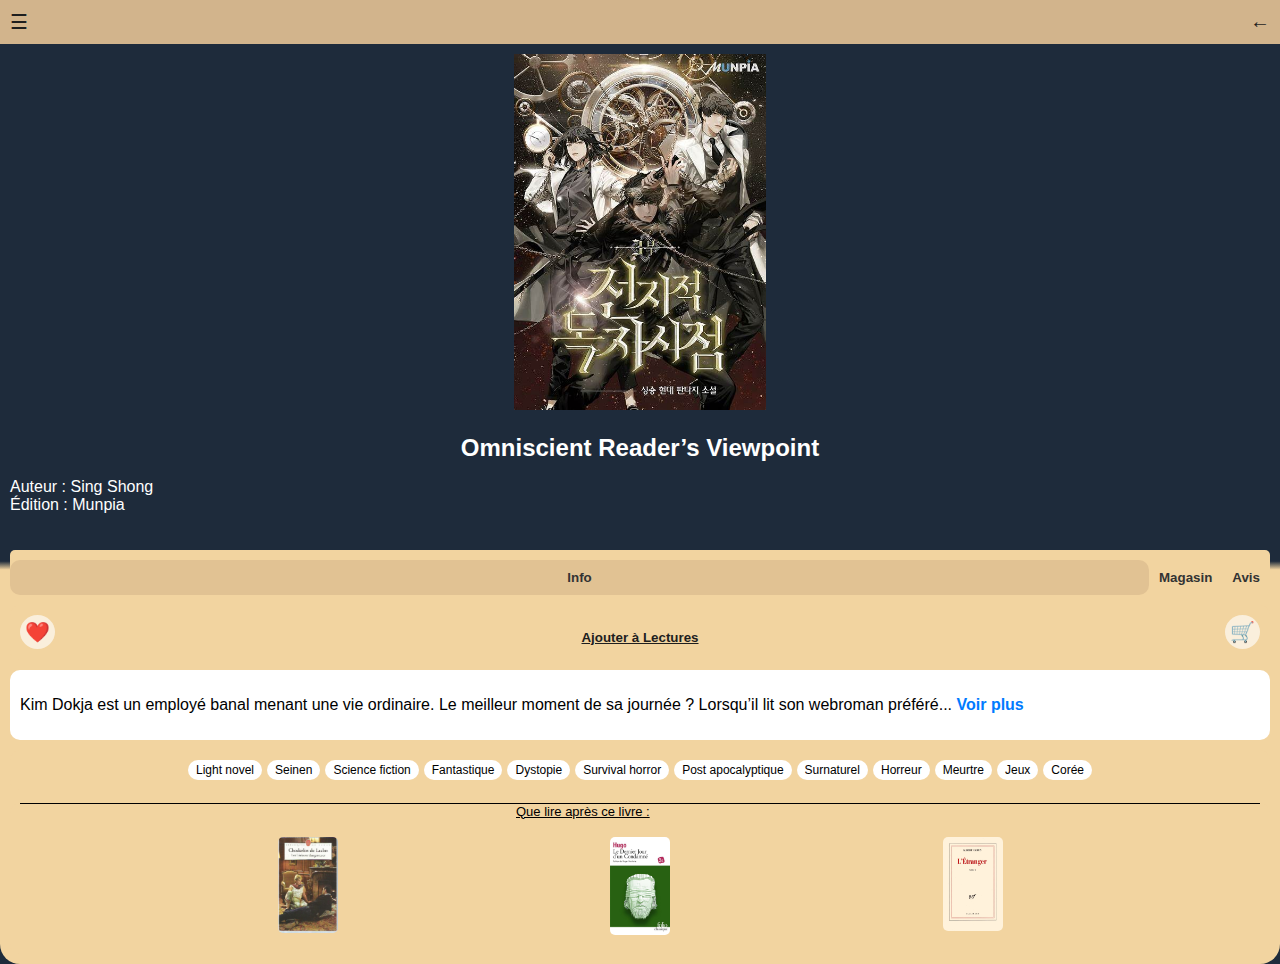
<file: info.html>
<!DOCTYPE html>
<html lang="fr">
<head>
  <meta charset="UTF-8" />
  <meta name="viewport" content="width=device-width, initial-scale=1" />
  <title>Détail du livre</title>
  <link rel="stylesheet" href="../style/style.css" />
</head>
<body>

  <div class="header">
    <div>
      <ol id="menu">
        <li class="depli">&#9776;
          <ul>
            <li><a href="../html/home.html">Accueil</a></li>
            <li><a href="#">Panier</a></li>
            <li><a href="#">Support</a></li>
            <li><a href="#">Aide</a></li>
          </ul>
        </li>
      </ol>
    </div>
    <div class="retour" onclick="history.back()">←</div>
  </div>

  <div class="presentation">
    <img id="cover" src="../img/OIP.jpeg" class="cover" alt="Couverture du livre" />
    <h2 class="titre-livre" id="titre">Titre du livre</h2>
    <p id="info-auteur">Auteur : <span></span><br>Édition : <span></span></p>
  </div>

  <div class="container">
    <div class="onglets">
      <button class="active">Info</button>
      <a href="./magasin.html"><button class="inactive">Magasin</button></a>
      <a href="./avis.html"><button class="inactive">Avis</button></a>
    </div>

    <div class="actions">
      <span class="icon">❤️</span>
      <button class="add">Ajouter à Lectures</button>
      <span class="icon">🛒</span>
    </div>

    <div class="resume">
      <p id="resume-text">
        Résumé non disponible. <span id="toggle">Voir plus</span>
      </p>
    </div>

    <div class="tags" id="tags">
      <!-- Tags dynamiques -->
    </div>

      <div class="reco-section">
  <p>Que lire après ce livre :</p>
  <div class="reco-row" id="reco-row">
    <img id="reco1" src="" alt="Recommandation 1" />
    <img id="reco2" src="" alt="Recommandation 2" />
    <img id="reco3" src="" alt="Recommandation 3" />
  </div>
</div>

  <script>
    const livres = [
      {
        titre: "Omniscient Reader’s Viewpoint",
        auteur: "Sing Shong",
        edition: "Munpia",
        resumeCourt: "Kim Dokja est un employé banal menant une vie ordinaire. Le meilleur moment de sa journée ? Lorsqu’il lit son webroman préféré... <span id='toggle'>Voir plus</span>",
        resumeLong: "Kim Dokja est un employé banal menant une vie ordinaire. Le meilleur moment de sa journée ? Lorsqu’il lit son webroman préféré, dont il est le seul et unique lecteur. Mais alors qu’il en découvre l’ultime chapitre, l’apocalypse s’abat sur le monde... <span id='toggle'>Voir moins</span>",
        cover: "../img/OIP.jpeg",
        tags: ["Light novel", "Seinen", "Science fiction", "Fantastique", "Dystopie", "Survival horror", "Post apocalyptique", "Surnaturel", "Horreur", "Meurtre", "Jeux", "Corée"]
      },
      {
        titre: "Solo Leveling",
        auteur: "Chu-Gong",
        edition: "D&C Media",
        resumeCourt: "Sung Jin-Woo est le plus faible des chasseurs... <span id='toggle'>Voir plus</span>",
        resumeLong: "Sung Jin-Woo est le plus faible des chasseurs. Mais après avoir survécu à un donjon double, il gagne un pouvoir mystérieux : il peut évoluer sans limite... <span id='toggle'>Voir moins</span>",
        cover: "../img/SL_ln.jpg",
        tags: ["Action", "Fantasy", "Dungeon", "Chasseur", "Manhwa"]
      },
      {
        titre: "Le Petit Prince",
        auteur: "Antoine de Saint-Exupéry",
        edition: "Éditions Gallimard",
        resumeCourt: "Un aviateur perdu dans le désert rencontre un petit prince venu d’une autre planète... <span id='toggle'>Voir plus</span>",
        resumeLong: "Un aviateur perdu dans le désert rencontre un petit prince venu d’une autre planète. À travers leurs échanges, ils explorent l’innocence, la sagesse et l’essence de l’humanité... <span id='toggle'>Voir moins</span>",
        cover: "../img/LPP.jpeg",
        tags: ["Classique", "Philosophie", "Conte", "Enfance", "Poésie"]
      },
      {
        titre: "1984",
        auteur: "George Orwell",
        edition: "Secker & Warburg",
        resumeCourt: "Dans une société totalitaire où Big Brother surveille tout, Winston Smith tente de résister... <span id='toggle'>Voir plus</span>",
        resumeLong: "Dans une société totalitaire où Big Brother surveille tout, Winston Smith tente de résister au régime oppressif. Un récit prophétique sur la surveillance et la liberté... <span id='toggle'>Voir moins</span>",
        cover: "../img/1984.jpeg",
        tags: ["Dystopie", "Politique", "Classique", "Science-fiction"]
      },
      {
        titre: "La chartreuse de Parme ",
        auteur: "Stendhal",
        edition: "Bibliothèque précieuse",
        resumeCourt: "La Chartreuse de Parme de Stendhal raconte l'histoire de Fabrice del Dongo, un jeune noble italien qui s'engage dans l'armée napoléonienne... <span id='toggle'>Voir plus</span>",
        resumeLong: "La Chartreuse de Parme de Stendhal raconte l'histoire de Fabrice del Dongo, un jeune noble italien qui s'engage dans l'armée napoléonienne. Après avoir survécu à la bataille de Waterloo, il se retrouve emprisonné et impliqué dans des intrigues politiques et des aventures amoureuses. Le roman explore ses luttes personnelles et ses aspirations dans un contexte historique tumultueux. Parallèlement, le personnage de Gina, la sœur de la marquise, apporte une atmosphère de tranquillité au château après le décès de son mari, influençant ainsi la dynamique des personnages... <span id='toggle'>Voir moins</span>",
        cover: "../img/ST.jpeg",
        tags: ["Littérature française", "Roman classique", "Roman d'apprentissage", "Aventure", "Noblesse", "Amour", "Politique", "Italie"]
      },
      {
        titre: "Lord of Mysteries",
        auteur: "Cuttlefish That Loves Diving",
        edition: "Webnovel",
        resumeCourt: "Dans un monde steampunk teinté d'horreur cosmique, Klein Moretti, un jeune homme ordinaire, se retrouve plongé dans une réalité occulte pleine de dieux, de rituels et de secrets. En...<span id='toggle'>Voir plus</span>",
        resumeLong:"Dans un monde steampunk teinté d'horreur cosmique, Klein Moretti, un jeune homme ordinaire, se retrouve plongé dans une réalité occulte pleine de dieux, de rituels et de secrets. En devenant un Beyonder, il explore des forces mystiques tiut en affrontant de puissantes organisations secrètes... <span id='toggle'>Voir moins</span>",
        cover:"../img/LoM_ln.jpeg",
        tags: ["Fantasy sombre", "Horreur cosmique", "Surnaturel", "Steampunk", "Monde alternatif","Psychologie", "Dieux", "Enquête","Organisation secrète"],
      },
      {
        titre :"The Nubula's Civilization",
        auteur: "Morning Star LL",
        edition: "Webnovel",
        resumeCourt:"Un jeune homme obtient la capacité de construire et guider une civilisation entière dans un autre monde, à partir de rien, comme dans un jeu de stratégie...<span id='toggle'>Voir plus</span>",
        resumeLong: "Un jeune homme obtient la capacité de construire et guider une civilisation entière dans un autre monde, à partir de rien, comme dans un jeu de stratégie. Entre développement technologique, conquêtes galactiques et luttes entre civilisations, il devient le Dieu d'un empire en expansion... <span id='toggle'>Voir moins</span>",
        cover:"../img/NC_ln.jpeg",
        tags: ["Isekai", "IA", "Stratégie", "Science-fiction", "Dieu créateur", "Guerre spatiale", "Philosophie"],
      },
      {
        titre: "Le Dernier Jour d’un Condamné",
        auteur: "Victor Hugo",
        edition: "Folio classique",
        resumeCourt: "Dans ce court roman engagé, Victor Hugo donne la parole à un homme condamné à mort... <span id='toggle'>Voir plus</span>",
        resumeLong: "Dans ce court roman engagé, Victor Hugo donne la parole à un homme condamné à mort. À travers son journal, il partage ses peurs, ses souvenirs et ses réflexions sur l’injustice de la peine capitale. Un plaidoyer poignant contre la peine de mort. <span id='toggle'>Voir moins</span>",
        cover: "../img/Le-Dernier-Jour-d-un-Condamne.jpg",
        tags: ["Classique", "Drame", "Philosophie", "Justice", "Condamnation", "Peur", "Monologue intérieur", "Engagement", "France", "Victor Hugo"]
      },
      {
        titre: "Influence et Manipulation",
        auteur: "Robert Cialdini",
        edition: "Pocket",
        resumeCourt: "Un livre de psychologie sociale incontournable pour comprendre les mécanismes de l’influence... <span id='toggle'>Voir plus</span>",
        resumeLong: "Un livre de psychologie sociale incontournable pour comprendre les mécanismes de l’influence. Robert Cialdini y expose six principes fondamentaux qui régissent nos comportements lorsqu’on cherche à nous persuader : réciprocité, rareté, autorité, engagement, sympathie et preuve sociale. <span id='toggle'>Voir moins</span>",
        cover: "../img/infl-et-manip.jpeg",
        tags: ["Essai", "Psychologie", "Développement personnel", "Manipulation", "Communication", "Sociologie", "Comportement humain", "Persuasion", "Science", "Éthique"]
      },
      {
        titre: "Jane Eyre",
        auteur: "Charlotte Brontë",
        edition: "Le Livre de Poche",
        resumeCourt: "Orpheline maltraitée, Jane Eyre devient gouvernante et découvre l’amour dans un manoir mystérieux... <span id='toggle'>Voir plus</span>",
        resumeLong: "Orpheline maltraitée, Jane Eyre devient gouvernante et découvre l’amour dans un manoir mystérieux. Entre passion, secrets enfouis et quête d’indépendance, ce roman emblématique du XIXe siècle allie féminisme, romantisme et gothisme avec intensité. <span id='toggle'>Voir moins</span>",
        cover: "../img/Jane-Eyre.jpg",
        tags: ["Roman", "Classique", "Romance", "Féminisme", "Angleterre", "XIXe siècle", "Gothique", "Mystère", "Orpheline", "Amour", "Identité"]
      },
      {
        titre: "Les Misérables",
        auteur: "Victor Hugo",
        edition: "Gallimard",
        resumeCourt: "L'épopée de Jean Valjean, ancien forçat, en quête de rédemption dans une France en mutation... <span id='toggle'>Voir plus</span>",
        resumeLong: "L'épopée de Jean Valjean, ancien forçat, en quête de rédemption dans une France en mutation. À travers des personnages inoubliables, Victor Hugo dépeint les injustices sociales et les espoirs d'une société plus équitable... <span id='toggle'>Voir moins</span>",
        cover: "../img/miserables.webp",
        tags: ["Classique", "Victor Hugo", "Justice sociale", "XIXe siècle", "France"]
      },
      {
        titre: "Tintin au Tibet",
        auteur: "Hergé",
        edition: "Casterman",
        resumeCourt: "Tintin part à la recherche de son ami Tchang, disparu dans les montagnes de l'Himalaya... <span id='toggle'>Voir plus</span>",
        resumeLong: "Tintin part à la recherche de son ami Tchang, disparu dans les montagnes de l'Himalaya. Accompagné de son fidèle Milou, il affronte les dangers du Tibet et découvre la légende du yéti... <span id='toggle'>Voir moins</span>",
        cover: "../img/Tintin_au_tibet.webp",
        tags: ["Bande dessinée", "Aventure", "Himalaya", "Amitié", "Mystère"]
      },
      {
        titre: "Astérix le Gaulois",
        auteur: "René Goscinny et Albert Uderzo",
        edition: "Éditions Albert René",
        resumeCourt: "Dans un petit village gaulois, Astérix et Obélix résistent à l'envahisseur romain avec humour et potion magique... <span id='toggle'>Voir plus</span>",
        resumeLong: "Dans un petit village gaulois, Astérix et Obélix résistent à l'envahisseur romain avec humour et potion magique. Cette première aventure pose les bases d'une série emblématique de la bande dessinée franco-belge... <span id='toggle'>Voir moins</span>",
        cover: "../img/asterix_gaulois.jpeg",
        tags: ["Bande dessinée", "Humour", "Historique", "Gaulois", "Romans"]
     },
      {
        titre: "Le Comte de Monte-Cristo",
        auteur: "Alexandre Dumas",
        edition: "Le Livre de Poche",
        resumeCourt: "Edmond Dantès, trahi et emprisonné, s'évade et devient le mystérieux Comte de Monte-Cristo pour se venger... <span id='toggle'>Voir plus</span>",
        resumeLong: "Edmond Dantès, trahi et emprisonné, s'évade et devient le mystérieux Comte de Monte-Cristo pour se venger. Ce roman d'aventure explore la justice, la trahison et la rédemption dans la France du XIXe siècle... <span id='toggle'>Voir moins</span>",
        cover: "../img/monte_cristo.jpg",
        tags: ["Classique", "Aventure", "Vengeance", "XIXe siècle", "France"]
      },
      {
        titre: "L'Étranger",
        auteur: "Albert Camus",
        edition: "Gallimard",
        resumeCourt: "Meursault, un homme indifférent au monde, commet un meurtre et fait face à l'absurdité de la justice... <span id='toggle'>Voir plus</span>",
        resumeLong: "Meursault, un homme indifférent au monde, commet un meurtre et fait face à l'absurdité de la justice. Ce roman emblématique de l'existentialisme explore l'absurde et la condition humaine... <span id='toggle'>Voir moins</span>",
        cover: "../img/etranger.webp",
        tags: ["Classique", "Philosophie", "Existentialisme", "Absurde", "Justice"]
      },
      {
        titre: "Les Liaisons dangereuses",
        auteur: "Choderlos de Laclos",
        edition: "Le livre de poche",
        resumeCourt: "Une correspondance manipulatrice entre la marquise de Merteuil et le vicomte de Valmont dans l'aristocratie française... <span id='toggle'>Voir plus</span>",
        resumeLong: "Une correspondance manipulatrice entre la marquise de Merteuil et le vicomte de Valmont dans l'aristocratie française. Ce roman épistolaire dévoile les intrigues et les jeux de pouvoir de l'Ancien Régime... <span id='toggle'>Voir moins</span>",
        cover: "../img/liaisons_dangereuses.jpg",
        tags: ["Classique", "Roman épistolaire", "Manipulation", "XVIIIe siècle", "France"]
      }

    ];

    const params = new URLSearchParams(window.location.search);
    const id = parseInt(params.get("id"));
    const livre = livres[(id >= 0 && id < livres.length) ? id : 0];

    document.getElementById("titre").textContent = livre.titre;
    document.getElementById("info-auteur").innerHTML = `Auteur : <span>${livre.auteur}</span><br>Édition : <span>${livre.edition}</span>`;
    document.getElementById("resume-text").innerHTML = livre.resumeCourt;
    document.getElementById("cover").src = livre.cover;

    const tagsContainer = document.getElementById("tags");
    tagsContainer.innerHTML = ""; // vide avant d'ajouter
    livre.tags.forEach(tag => {
      const span = document.createElement("span");
      span.textContent = tag;
      tagsContainer.appendChild(span);
    });

    let expanded = false;
    document.addEventListener("click", function (e) {
      if (e.target.id === "toggle") {
        expanded = !expanded;
        document.getElementById("resume-text").innerHTML = expanded ? livre.resumeLong : livre.resumeCourt;
      }
    });



    function getRandomRecommendations(currentTitle, count = 3) {
  const filtered = livres.filter(livre => livre.titre !== currentTitle);
  const shuffled = filtered.sort(() => 0.5 - Math.random());
  return shuffled.slice(0, count);
}

function afficherRecommandations(currentTitle) {
  const recommandations = getRandomRecommendations(currentTitle);
  recommandations.forEach((livre, index) => {
    const recoImg = document.getElementById(`reco${index + 1}`);
    recoImg.src = livre.cover;
    recoImg.alt = livre.titre;
    recoImg.title = livre.titre;
  });
  function getRandomRecommendations(currentId, count = 3) {
  const autresLivres = livres.filter((_, index) => index !== currentId);
  const melange = autresLivres.sort(() => Math.random() - 0.5);
  return melange.slice(0, count);
}

function afficherRecommandations(currentId) {
  const recoRow = document.getElementById("reco-row");
  const recoLivres = getRandomRecommendations(currentId);

  recoRow.innerHTML = ""; // Vider les recommandations actuelles

  recoLivres.forEach((livre, index) => {
    const lien = document.createElement("a");
    lien.href = `info.html?id=${livres.indexOf(livre)}`;
    lien.title = livre.titre;

    const img = document.createElement("img");
    img.src = livre.cover;
    img.alt = livre.titre;
    img.style.width = "60px"; // Taille réduite
    img.style.margin = "5px";
    img.style.borderRadius = "5px";

    lien.appendChild(img);
    recoRow.appendChild(lien);
  });
}

// Appelle la fonction une fois le livre actuel chargé :
afficherRecommandations(id);

}

// Exemple d’appel (remplace "Titre du livre" par le vrai titre du livre affiché)
const titreActuel = "Omniscient Reader’s Viewpoint"; // ou récupère dynamiquement le titre si possible
afficherRecommandations(titreActuel);

  </script>


</body>
</html>
</file>
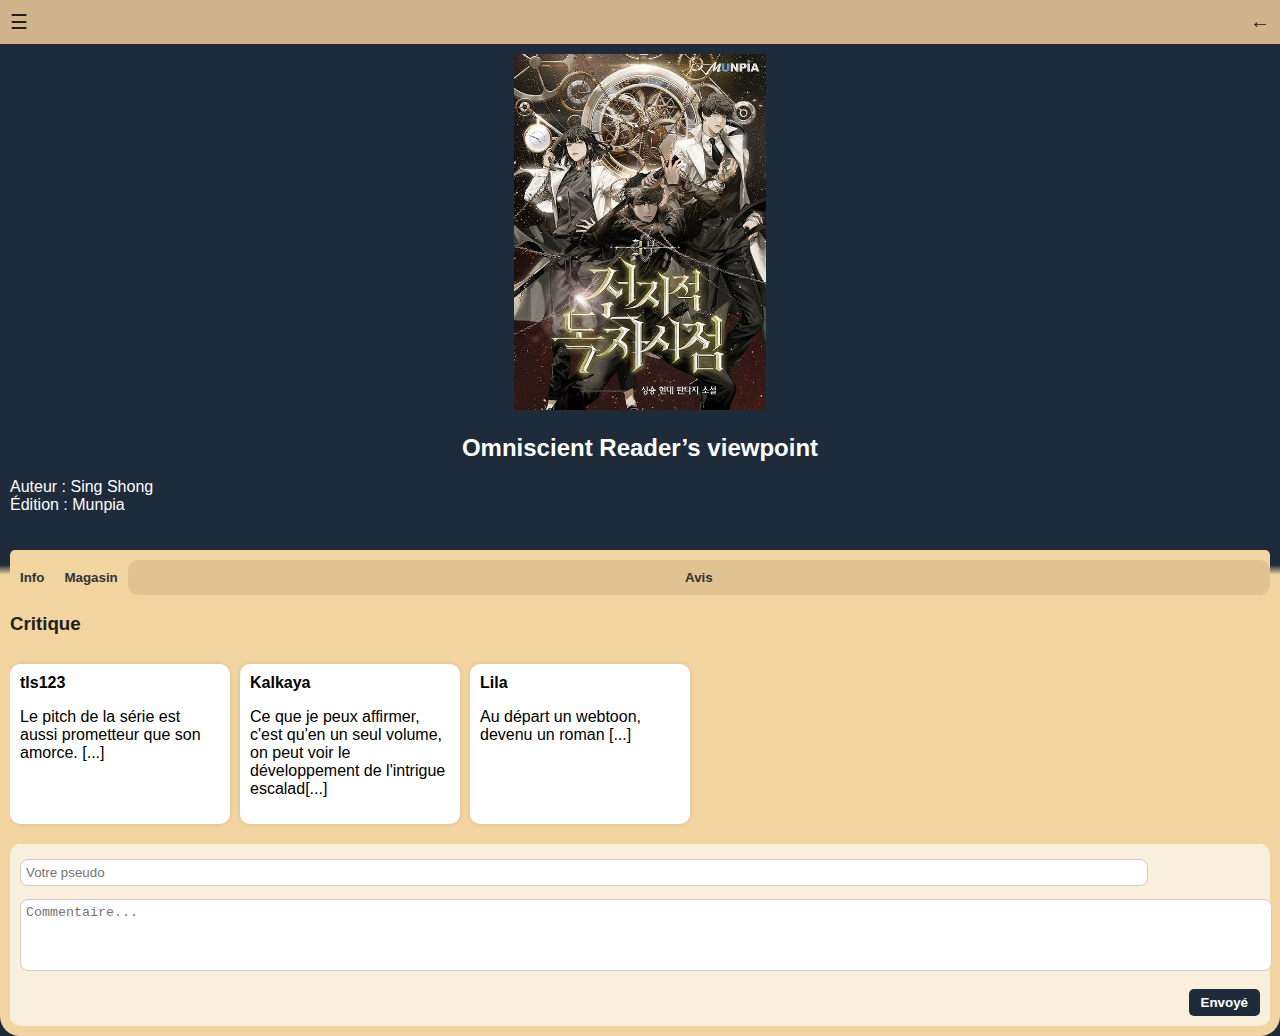
<file: html/avis.html>
<!DOCTYPE html>
<html lang="fr">
<head>
  <meta charset="UTF-8">
  <meta name="viewport" content="width=device-width, initial-scale=1">
  <title>LeBonLivre - Avis</title>
  <link rel="stylesheet" href="../style/style.css">
</head>
<body>

<div class="header">
  <div>
    <ol id="menu">
      <li class="depli">&#9776;
      <ul>
        <li><a href="../html/home.html">Accueil</a></li>
        <li><a href="../html/aide.html">Aide</a></li>
        <li><a href="../html/contact.html">Contact</a></li>
      </ul> </li>
    </ol>
  </div>
  <div class="retour" onclick="history.back()">← </div>
</div>

<div class="presentation">
    <img src="../img/OIP.jpeg" class="cover">

  <h2 class="titre-livre">Omniscient Reader’s viewpoint</h2>
  <p>Auteur : Sing Shong<br>Édition : Munpia</p>

</div>
<div class="container">

  <div class="onglets">
    <a href="./info.html"><button>Info</button></a>
    <a href="./magasin.html"><button>Magasin</button></a>
    <button class="active">Avis</button>
  </div>
  <h3>Critique</h3>
  <div class="carousel" id="carousel">
    <div class="review"><strong>tls123</strong><p>Le pitch de la série est aussi prometteur que son amorce. [...]</p></div>
    <div class="review"><strong>Kalkaya</strong><p>Ce que je peux affirmer, c'est qu'en un seul volume, on peut voir le développement de l'intrigue escalad[...]</p></div>
    <div class="review"><strong>Lila</strong><p>Au départ un webtoon, devenu un roman [...]</p></div>
  </div>

  <div class="commentaire">
    <input type="text" id="pseudo" placeholder="Votre pseudo">
    <textarea id="commentaire" placeholder="Commentaire..."></textarea>
    <button onclick="envoyerAvis()">Envoyé</button>
  </div>

</div>

<script>
function envoyerAvis() {
  const text = document.getElementById("commentaire").value.trim();
  const pseudo = document.getElementById("pseudo").value.trim() || "Anonyme";

  if (!text) return;

  const newReview = document.createElement("div");
  newReview.classList.add("review");
  newReview.innerHTML = `<strong>${pseudo}</strong><p>${text}</p>`;

  document.getElementById("carousel").appendChild(newReview);
  document.getElementById("commentaire").value = "";
  document.getElementById("pseudo").value = "";
}

</script>

</body>
</html>
</file>
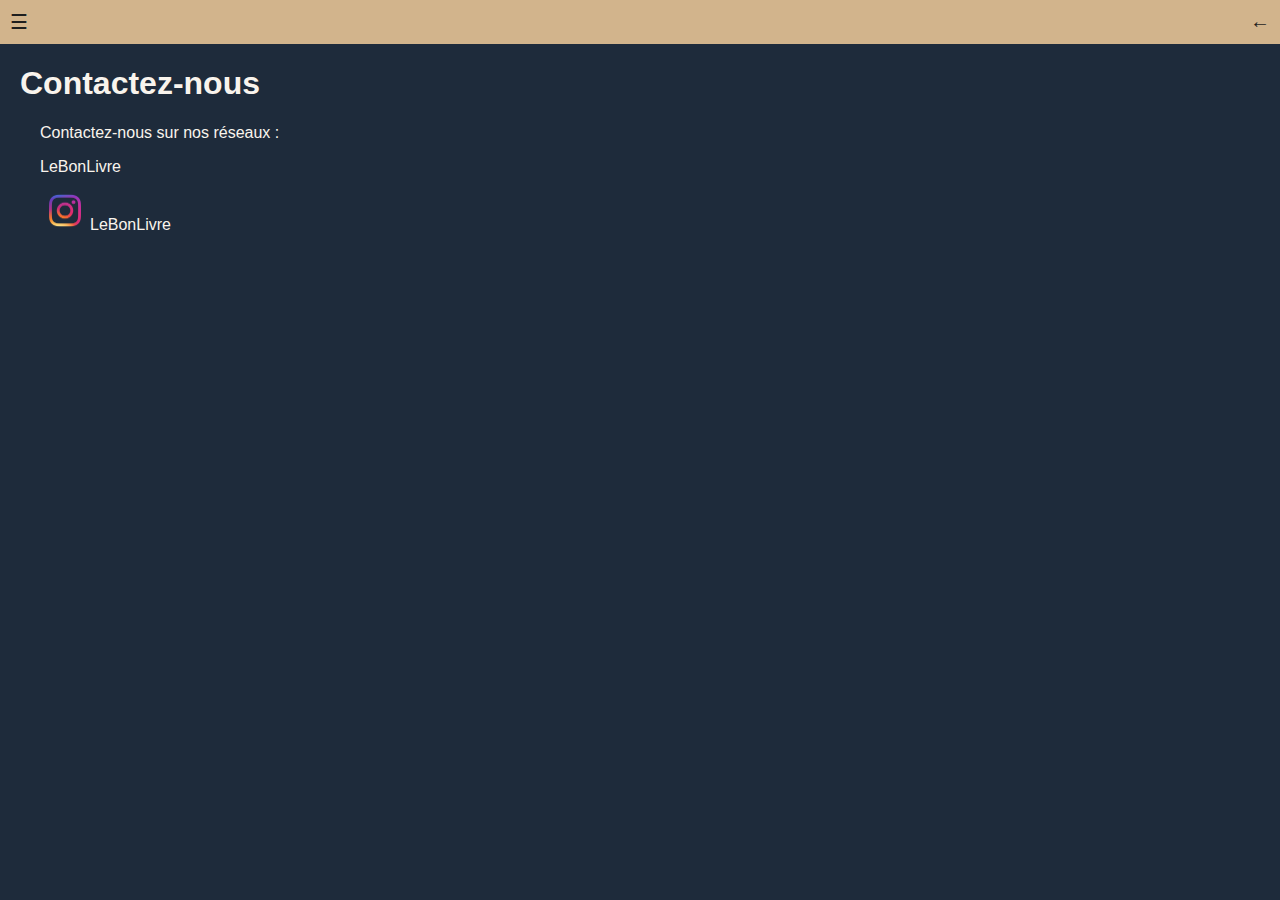
<file: html/contact.html>
<!DOCTYPE html>
<html lang="fr">
<head>
    <meta charset="UTF-8">
    <meta name="viewport" content="width=device-width, initial-scale=1">
    <title>LeBonLivre - Accueil</title>
    <link rel="stylesheet" href="../style/style.css">
</head>
<body>

    <div class="header">
        <div>
            <ol id="menu">
                <li class="depli">&#9776;
                <ul>
                    <li><a href="../html/home.html">Accueil</a></li>
                    <li><a href="../html/aide.html">Aide</a></li>
                    <li><a href="../html/contact.html">Contact</a></li>
                </ul> </li>
            </ol>
        </div>
        <div class="retour" onclick="history.back()">← </div>
    </div>

    <div class="contact">

        <h1 color="#f9f9f9">Contactez-nous</h1>

        <p class="aide">Contactez-nous sur nos réseaux :</p>
        <p class="aide">LeBonLivre</p>
        <div>
            <p class="aide"><img src="../img/insta.png"width=50>LeBonLivre</p>    
        </div>
    </div>
        
</body>
</html>
</file>
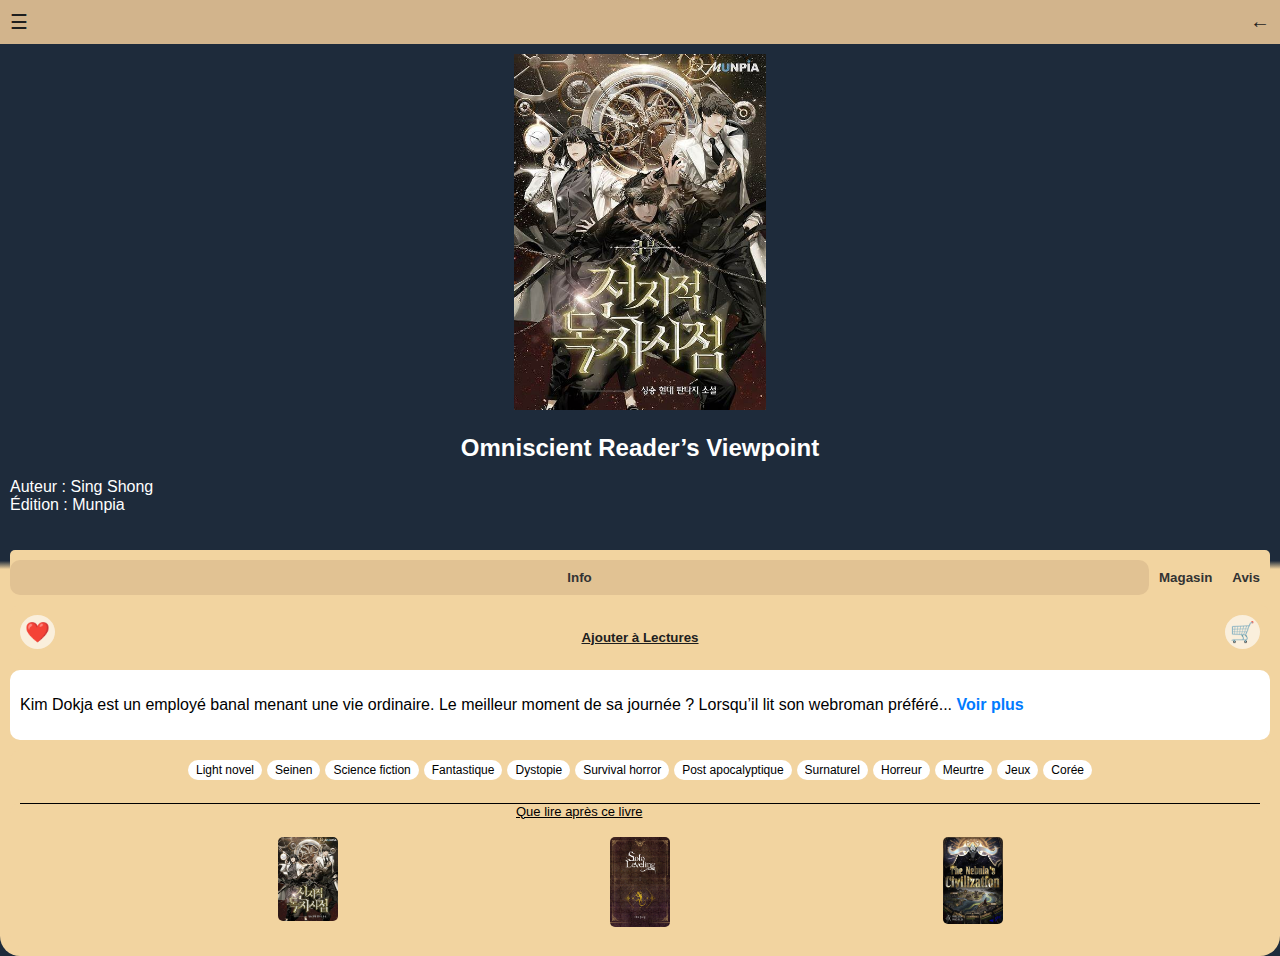
<file: html/info.html>
<!DOCTYPE html>
<html lang="fr">
<head>
  <meta charset="UTF-8" />
  <meta name="viewport" content="width=device-width, initial-scale=1" />
  <title>Détail du livre</title>
  <link rel="stylesheet" href="../style/style.css" />
</head>
<body>

  <div class="header">
    <div>
      <ol id="menu">
        <li class="depli">&#9776;
          <ul>
            <li><a href="../html/home.html">Accueil</a></li>
            <li><a href="../html/aide.html">Aide</a></li>
            <li><a href="../html/contact.html">Contact</a></li>
          </ul>
        </li>
      </ol>
    </div>
    <div class="retour" onclick="history.back()">←</div>
  </div>

  <div class="presentation">
    <img id="cover" src="../img/OIP.jpeg" class="cover" alt="Couverture du livre" />
    <h2 class="titre-livre" id="titre">Titre du livre</h2>
    <p id="info-auteur">Auteur : <span></span><br>Édition : <span></span></p>
  </div>

  <div class="container">
    <div class="onglets">
      <button class="active">Info</button>
      <a href="./magasin.html"><button class="inactive">Magasin</button></a>
      <a href="./avis.html"><button class="inactive">Avis</button></a>
    </div>

    <div class="actions">
      <span class="icon">❤️</span>
      <button class="add">Ajouter à Lectures</button>
      <span class="icon">🛒</span>
    </div>

    <div class="resume">
      <p id="resume-text">
        Résumé non disponible. <span id="toggle">Voir plus</span>
      </p>
    </div>

    <div class="tags" id="tags">
      <!-- Tags dynamiques -->
    </div>

    <div class="reco-section">
      <p>Que lire après ce livre</p>
      <div class="reco-row" id="reco-row">
        <img id="reco1" src="" alt="Recommandation 1" />
        <img id="reco2" src="" alt="Recommandation 2" />
        <img id="reco3" src="" alt="Recommandation 3" />
      </div>
    </div>
  </div>

  <script>
    const livres = [
      {
        titre: "Omniscient Reader’s Viewpoint",
        auteur: "Sing Shong",
        edition: "Munpia",
        resumeCourt: "Kim Dokja est un employé banal menant une vie ordinaire. Le meilleur moment de sa journée ? Lorsqu’il lit son webroman préféré... <span id='toggle'>Voir plus</span>",
        resumeLong: "Kim Dokja est un employé banal menant une vie ordinaire. Le meilleur moment de sa journée ? Lorsqu’il lit son webroman préféré, dont il est le seul et unique lecteur. Mais alors qu’il en découvre l’ultime chapitre, l’apocalypse s’abat sur le monde... <span id='toggle'>Voir moins</span>",
        cover: "../img/OIP.jpeg",
        tags: ["Light novel", "Seinen", "Science fiction", "Fantastique", "Dystopie", "Survival horror", "Post apocalyptique", "Surnaturel", "Horreur", "Meurtre", "Jeux", "Corée"]
      },
      {
        titre: "Solo Leveling",
        auteur: "Chu-Gong",
        edition: "D&C Media",
        resumeCourt: "Sung Jin-Woo est le plus faible des chasseurs... <span id='toggle'>Voir plus</span>",
        resumeLong: "Sung Jin-Woo est le plus faible des chasseurs. Mais après avoir survécu à un donjon double, il gagne un pouvoir mystérieux : il peut évoluer sans limite... <span id='toggle'>Voir moins</span>",
        cover: "../img/SL_ln.jpg",
        tags: ["Action", "Fantasy", "Dungeon", "Chasseur", "Manhwa"]
      },
      {
        titre: "Le Petit Prince",
        auteur: "Antoine de Saint-Exupéry",
        edition: "Éditions Gallimard",
        resumeCourt: "Un aviateur perdu dans le désert rencontre un petit prince venu d’une autre planète... <span id='toggle'>Voir plus</span>",
        resumeLong: "Un aviateur perdu dans le désert rencontre un petit prince venu d’une autre planète. À travers leurs échanges, ils explorent l’innocence, la sagesse et l’essence de l’humanité... <span id='toggle'>Voir moins</span>",
        cover: "../img/LPP.jpeg",
        tags: ["Classique", "Philosophie", "Conte", "Enfance", "Poésie"]
      },
      {
        titre: "1984",
        auteur: "George Orwell",
        edition: "Secker & Warburg",
        resumeCourt: "Dans une société totalitaire où Big Brother surveille tout, Winston Smith tente de résister... <span id='toggle'>Voir plus</span>",
        resumeLong: "Dans une société totalitaire où Big Brother surveille tout, Winston Smith tente de résister au régime oppressif. Un récit prophétique sur la surveillance et la liberté... <span id='toggle'>Voir moins</span>",
        cover: "../img/1984.jpeg",
        tags: ["Dystopie", "Politique", "Classique", "Science-fiction"]
      },
      {
        titre: "La chartreuse de Parme ",
        auteur: "Stendhal",
        edition: "Bibliothèque précieuse",
        resumeCourt: "La Chartreuse de Parme de Stendhal raconte l'histoire de Fabrice del Dongo, un jeune noble italien qui s'engage dans l'armée napoléonienne... <span id='toggle'>Voir plus</span>",
        resumeLong: "La Chartreuse de Parme de Stendhal raconte l'histoire de Fabrice del Dongo, un jeune noble italien qui s'engage dans l'armée napoléonienne. Après avoir survécu à la bataille de Waterloo, il se retrouve emprisonné et impliqué dans des intrigues politiques et des aventures amoureuses. Le roman explore ses luttes personnelles et ses aspirations dans un contexte historique tumultueux. Parallèlement, le personnage de Gina, la sœur de la marquise, apporte une atmosphère de tranquillité au château après le décès de son mari, influençant ainsi la dynamique des personnages... <span id='toggle'>Voir moins</span>",
        cover: "../img/ST.jpeg",
        tags: ["Littérature française", "Roman classique", "Roman d'apprentissage", "Aventure", "Noblesse", "Amour", "Politique", "Italie"]
      },
      {
        titre: "Lord of Mysteries",
        auteur: "Cuttlefish That Loves Diving",
        edition: "Webnovel",
        resumeCourt: "Dans un monde steampunk teinté d'horreur cosmique, Klein Moretti, un jeune homme ordinaire, se retrouve plongé dans une réalité occulte pleine de dieux, de rituels et de secrets. En...<span id='toggle'>Voir plus</span>",
        resumeLong:"Dans un monde steampunk teinté d'horreur cosmique, Klein Moretti, un jeune homme ordinaire, se retrouve plongé dans une réalité occulte pleine de dieux, de rituels et de secrets. En devenant un Beyonder, il explore des forces mystiques tiut en affrontant de puissantes organisations secrètes... <span id='toggle'>Voir moins</span>",
        cover:"../img/LoM_ln.jpeg",
        tags: ["Fantasy sombre", "Horreur cosmique", "Surnaturel", "Steampunk", "Monde alternatif","Psychologie", "Dieux", "Enquête","Organisation secrète"],
      },
      {
        titre :"The Nubula's Civilization",
        auteur: "Morning Star LL",
        edition: "Webnovel",
        resumeCourt:"Un jeune homme obtient la capacité de construire et guider une civilisation entière dans un autre monde, à partir de rien, comme dans un jeu de stratégie...<span id='toggle'>Voir plus</span>",
        resumeLong: "Un jeune homme obtient la capacité de construire et guider une civilisation entière dans un autre monde, à partir de rien, comme dans un jeu de stratégie. Entre développement technologique, conquêtes galactiques et luttes entre civilisations, il devient le Dieu d'un empire en expansion... <span id='toggle'>Voir moins</span>",
        cover:"../img/NC_ln.jpeg",
        tags: ["Isekai", "IA", "Stratégie", "Science-fiction", "Dieu créateur", "Guerre spatiale", "Philosophie"],
      },
      {
        titre: "Le Dernier Jour d’un Condamné",
        auteur: "Victor Hugo",
        edition: "Folio classique",
        resumeCourt: "Dans ce court roman engagé, Victor Hugo donne la parole à un homme condamné à mort... <span id='toggle'>Voir plus</span>",
        resumeLong: "Dans ce court roman engagé, Victor Hugo donne la parole à un homme condamné à mort. À travers son journal, il partage ses peurs, ses souvenirs et ses réflexions sur l’injustice de la peine capitale. Un plaidoyer poignant contre la peine de mort. <span id='toggle'>Voir moins</span>",
        cover: "../img/Le-Dernier-Jour-d-un-Condamne.jpg",
        tags: ["Classique", "Drame", "Philosophie", "Justice", "Condamnation", "Peur", "Monologue intérieur", "Engagement", "France", "Victor Hugo"]
      },
      {
        titre: "Influence et Manipulation",
        auteur: "Robert Cialdini",
        edition: "Pocket",
        resumeCourt: "Un livre de psychologie sociale incontournable pour comprendre les mécanismes de l’influence... <span id='toggle'>Voir plus</span>",
        resumeLong: "Un livre de psychologie sociale incontournable pour comprendre les mécanismes de l’influence. Robert Cialdini y expose six principes fondamentaux qui régissent nos comportements lorsqu’on cherche à nous persuader : réciprocité, rareté, autorité, engagement, sympathie et preuve sociale. <span id='toggle'>Voir moins</span>",
        cover: "../img/infl-et-manip.jpeg",
        tags: ["Essai", "Psychologie", "Développement personnel", "Manipulation", "Communication", "Sociologie", "Comportement humain", "Persuasion", "Science", "Éthique"]
      },
      {
        titre: "Jane Eyre",
        auteur: "Charlotte Brontë",
        edition: "Le Livre de Poche",
        resumeCourt: "Orpheline maltraitée, Jane Eyre devient gouvernante et découvre l’amour dans un manoir mystérieux... <span id='toggle'>Voir plus</span>",
        resumeLong: "Orpheline maltraitée, Jane Eyre devient gouvernante et découvre l’amour dans un manoir mystérieux. Entre passion, secrets enfouis et quête d’indépendance, ce roman emblématique du XIXe siècle allie féminisme, romantisme et gothisme avec intensité. <span id='toggle'>Voir moins</span>",
        cover: "../img/Jane-Eyre.jpg",
        tags: ["Roman", "Classique", "Romance", "Féminisme", "Angleterre", "XIXe siècle", "Gothique", "Mystère", "Orpheline", "Amour", "Identité"]
      },
      {
        titre: "Les Misérables",
        auteur: "Victor Hugo",
        edition: "Gallimard",
        resumeCourt: "L'épopée de Jean Valjean, ancien forçat, en quête de rédemption dans une France en mutation... <span id='toggle'>Voir plus</span>",
        resumeLong: "L'épopée de Jean Valjean, ancien forçat, en quête de rédemption dans une France en mutation. À travers des personnages inoubliables, Victor Hugo dépeint les injustices sociales et les espoirs d'une société plus équitable... <span id='toggle'>Voir moins</span>",
        cover: "../img/miserables.webp",
        tags: ["Classique", "Victor Hugo", "Justice sociale", "XIXe siècle", "France"]
      },
      {
        titre: "Tintin au Tibet",
        auteur: "Hergé",
        edition: "Casterman",
        resumeCourt: "Tintin part à la recherche de son ami Tchang, disparu dans les montagnes de l'Himalaya... <span id='toggle'>Voir plus</span>",
        resumeLong: "Tintin part à la recherche de son ami Tchang, disparu dans les montagnes de l'Himalaya. Accompagné de son fidèle Milou, il affronte les dangers du Tibet et découvre la légende du yéti... <span id='toggle'>Voir moins</span>",
        cover: "../img/Tintin_au_tibet.webp",
        tags: ["Bande dessinée", "Aventure", "Himalaya", "Amitié", "Mystère"]
      },
      {
        titre: "Astérix le Gaulois",
        auteur: "René Goscinny et Albert Uderzo",
        edition: "Éditions Albert René",
        resumeCourt: "Dans un petit village gaulois, Astérix et Obélix résistent à l'envahisseur romain avec humour et potion magique... <span id='toggle'>Voir plus</span>",
        resumeLong: "Dans un petit village gaulois, Astérix et Obélix résistent à l'envahisseur romain avec humour et potion magique. Cette première aventure pose les bases d'une série emblématique de la bande dessinée franco-belge... <span id='toggle'>Voir moins</span>",
        cover: "../img/asterix_gaulois.jpeg",
        tags: ["Bande dessinée", "Humour", "Historique", "Gaulois", "Romans"]
     },
      {
        titre: "Le Comte de Monte-Cristo",
        auteur: "Alexandre Dumas",
        edition: "Le Livre de Poche",
        resumeCourt: "Edmond Dantès, trahi et emprisonné, s'évade et devient le mystérieux Comte de Monte-Cristo pour se venger... <span id='toggle'>Voir plus</span>",
        resumeLong: "Edmond Dantès, trahi et emprisonné, s'évade et devient le mystérieux Comte de Monte-Cristo pour se venger. Ce roman d'aventure explore la justice, la trahison et la rédemption dans la France du XIXe siècle... <span id='toggle'>Voir moins</span>",
        cover: "../img/monte_cristo.jpg",
        tags: ["Classique", "Aventure", "Vengeance", "XIXe siècle", "France"]
      },
      {
        titre: "L'Étranger",
        auteur: "Albert Camus",
        edition: "Gallimard",
        resumeCourt: "Meursault, un homme indifférent au monde, commet un meurtre et fait face à l'absurdité de la justice... <span id='toggle'>Voir plus</span>",
        resumeLong: "Meursault, un homme indifférent au monde, commet un meurtre et fait face à l'absurdité de la justice. Ce roman emblématique de l'existentialisme explore l'absurde et la condition humaine... <span id='toggle'>Voir moins</span>",
        cover: "../img/etranger.webp",
        tags: ["Classique", "Philosophie", "Existentialisme", "Absurde", "Justice"]
      },
      {
        titre: "Les Liaisons dangereuses",
        auteur: "Choderlos de Laclos",
        edition: "Le livre de poche",
        resumeCourt: "Une correspondance manipulatrice entre la marquise de Merteuil et le vicomte de Valmont dans l'aristocratie française... <span id='toggle'>Voir plus</span>",
        resumeLong: "Une correspondance manipulatrice entre la marquise de Merteuil et le vicomte de Valmont dans l'aristocratie française. Ce roman épistolaire dévoile les intrigues et les jeux de pouvoir de l'Ancien Régime... <span id='toggle'>Voir moins</span>",
        cover: "../img/liaisons_dangereuses.jpg",
        tags: ["Classique", "Roman épistolaire", "Manipulation", "XVIIIe siècle", "France"]
      }

    ];

    const params = new URLSearchParams(window.location.search);
    const id = parseInt(params.get("id"));
    const livre = livres[(id >= 0 && id < livres.length) ? id : 0];

    document.getElementById("titre").textContent = livre.titre;
    document.getElementById("info-auteur").innerHTML = `Auteur : <span>${livre.auteur}</span><br>Édition : <span>${livre.edition}</span>`;
    document.getElementById("resume-text").innerHTML = livre.resumeCourt;
    document.getElementById("cover").src = livre.cover;

    const tagsContainer = document.getElementById("tags");
    tagsContainer.innerHTML = ""; // vide avant d'ajouter
    livre.tags.forEach(tag => {
      const span = document.createElement("span");
      span.textContent = tag;
      tagsContainer.appendChild(span);
    });

    let expanded = false;
    document.addEventListener("click", function (e) {
      if (e.target.id === "toggle") {
        expanded = !expanded;
        document.getElementById("resume-text").innerHTML = expanded ? livre.resumeLong : livre.resumeCourt;
      }
    });



    function getRandomRecommendations(currentTitle, count = 3) {
  const filtered = livres.filter(livre => livre.titre !== currentTitle);
  const shuffled = filtered.sort(() => 0.5 - Math.random());
  return shuffled.slice(0, count);
}

function afficherRecommandations(currentTitle) {
  const recommandations = getRandomRecommendations(currentTitle);
  recommandations.forEach((livre, index) => {
    const recoImg = document.getElementById(`reco${index + 1}`);
    recoImg.src = livre.cover;
    recoImg.alt = livre.titre;
    recoImg.title = livre.titre;
  });
  function getRandomRecommendations(currentId, count = 3) {
  const autresLivres = livres.filter((_, index) => index !== currentId);
  const melange = autresLivres.sort(() => Math.random() - 0.5);
  return melange.slice(0, count);
}

function afficherRecommandations(currentId) {
  const recoRow = document.getElementById("reco-row");
  const recoLivres = getRandomRecommendations(currentId);

  recoRow.innerHTML = ""; // Vider les recommandations actuelles

  recoLivres.forEach((livre, index) => {
    const lien = document.createElement("a");
    lien.href = `info.html?id=${livres.indexOf(livre)}`;
    lien.title = livre.titre;

    const img = document.createElement("img");
    img.src = livre.cover;
    img.alt = livre.titre;
    img.style.width = "60px"; // Taille réduite
    img.style.margin = "5px";
    img.style.borderRadius = "5px";

    lien.appendChild(img);
    recoRow.appendChild(lien);
  });
}

// Appelle la fonction une fois le livre actuel chargé :
afficherRecommandations(id);

}

// Exemple d’appel (remplace "Titre du livre" par le vrai titre du livre affiché)
const titreActuel = "Omniscient Reader’s Viewpoint"; // ou récupère dynamiquement le titre si possible
afficherRecommandations(titreActuel);

  </script>


</body>
</html>
</file>
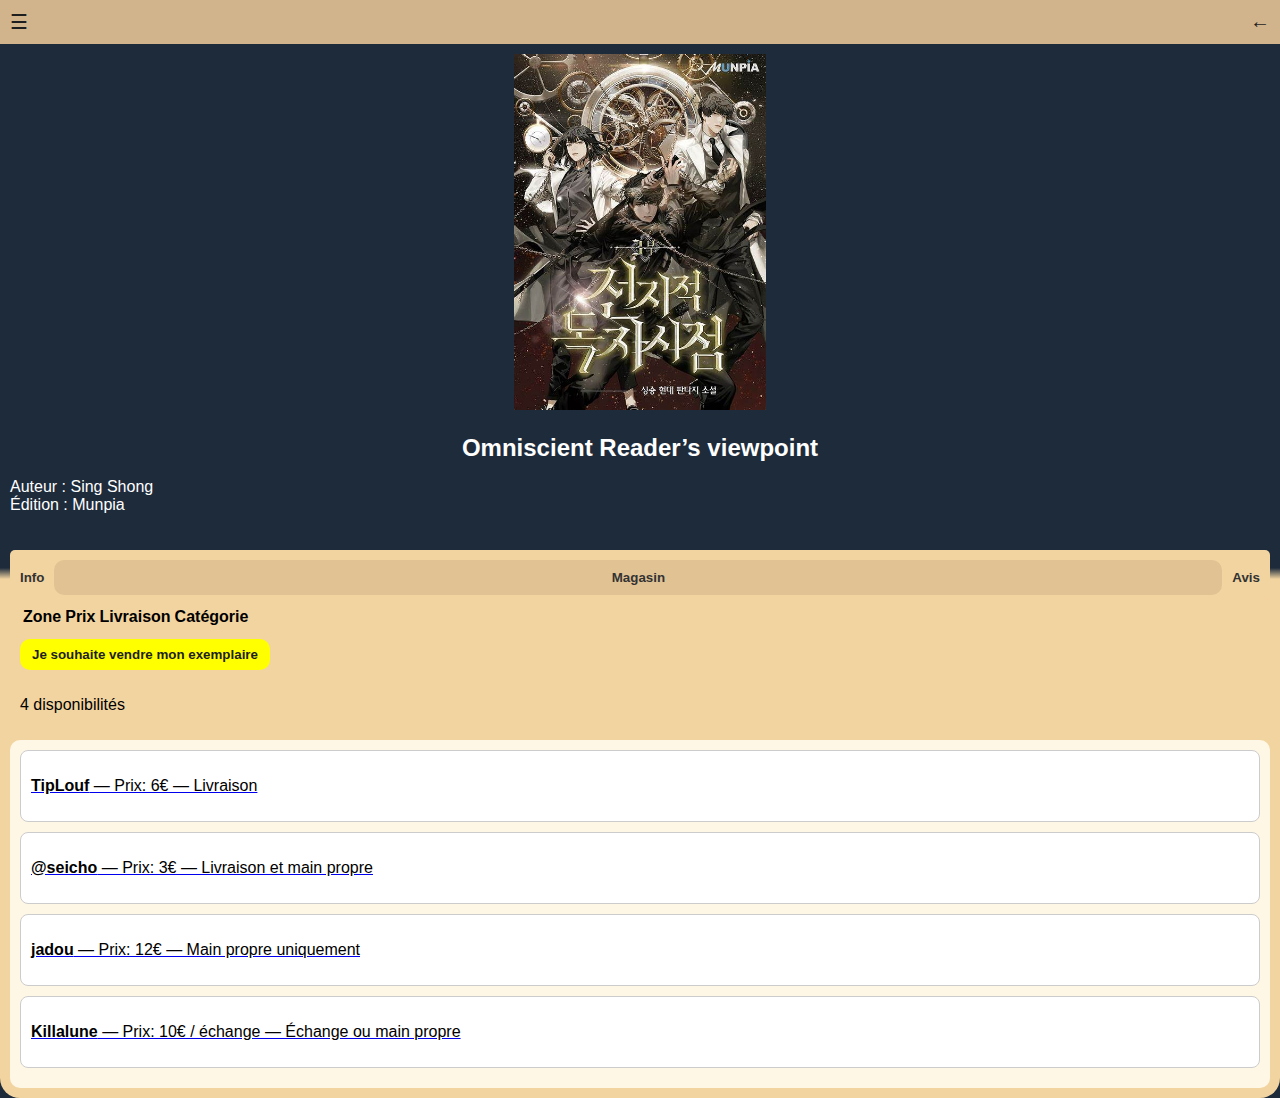
<file: html/magasin.html>
<!DOCTYPE html>
<html lang="fr">
<head>
  <meta charset="UTF-8">
  <meta name="viewport" content="width=device-width, initial-scale=1">
  <title>LeBonLivre - Magasin</title>
  <link rel="stylesheet" href="../style/style.css">
</head>
<body>

<div class="header">
  <div>
    <ol id="menu">
      <li class="depli">&#9776;
      <ul>
        <li><a href="../html/home.html">Accueil</a></li>
        <li><a href="../html/aide.html">Aide</a></li>
        <li><a href="../html/contact.html">Contact</a></li>
      </ul> </li>
    </ol>
  </div>
  <div class="retour" onclick="history.back()">← </div>
</div>

<div class="presentation">
    <img src="../img/OIP.jpeg" class="cover">

  <h2 class="titre-livre">Omniscient Reader’s viewpoint</h2>
  <p>Auteur : Sing Shong<br>Édition : Munpia</p>

</div>
<div class="container">
  <div class="onglets">
    <a href="./info.html"><button class="inactive">Info</button></a>
    <button class="active">Magasin</button>
    <a href="./avis.html"><button class="inactive">Avis</button></a>
  </div>
  <div class="magasin-header">
    <table>
      <tr>
        <th>Zone</th><th>Prix</th><th>Livraison</th><th>Catégorie</th>
      </tr>
    </table>
    <a href="./vendre.html"><button class="sell-btn">Je souhaite vendre mon exemplaire</button></a>
    <p>32 disponibilités</p>
  </div>

  <div class="offres">
  <a href="./offre.html?id=0"><div class="offre">
    <p><strong>TipLouf</strong> — Prix: 6€ — Livraison</p>
  </div></a>
  <a href="./offre.html?id=1"><div class="offre">
    <p><strong>@seicho</strong> — Prix: 3€ — Livraison et main propre</p>
  </div></a>
  <a href="./offre.html?id=2"><div class="offre">
    <p><strong>jadou</strong> — Prix: 12€ — Main propre uniquement</p>
  </div></a>
  <a href="./offre.html?id=3"><div class="offre">
    <p><strong>Killalune</strong> — Prix: 10€ / échange — Échange ou main propre</p>
  </div></a>
  </div>
</div>

<!--<script>
document.addEventListener("DOMContentLoaded", () => {
  const container = document.getElementById("offres");
  const annonces = JSON.parse(localStorage.getItem("annonces")) || [];

  annonces.forEach(a => {
    const div = document.createElement("div");
    div.className = "offre";
    div.innerHTML = `<strong>${a.user}</strong> — Prix: ${a.prix} — ${a.livraison}<br><small>${a.etat} – ${a.details}, ${a.localisation}</small>`;
    container.appendChild(div);
  });
});
</script>-->
<script>
  //localStorage.removeItem("annonces");  //ce truc sert a reset les test
  document.addEventListener("DOMContentLoaded", () => {
  const container = document.querySelector(".offres");
  const countText = document.querySelector(".magasin-header p");
  const baseCount = 4; // les 4 offres codées en dur
  let id = baseCount;

  // Chargement des annonces dynamiques
  const annonces = JSON.parse(localStorage.getItem("annonces")) || [];

  annonces.forEach((a, i) => {
    const div = document.createElement("div");
    div.className = "offre";
    div.innerHTML = `<p><strong>${a.user}</strong> — Prix: ${a.prix} — ${a.livraison}</p><small>${a.etat} – ${a.details}, ${a.localisation}</small>`;
    
    // Créer un lien vers offre dynamique (par exemple: offre.html?user=dynamic&id=0)
    const link = document.createElement("a");
    link.href = `./offre.html?user=dynamic&id=${i}`;
    link.appendChild(div);
    container.appendChild(link);
  });

  // Mise à jour du compteur total
  const total = baseCount + annonces.length;
  countText.textContent = `${total} disponibilités`;
});
</script>


</body>
</html>
</file>
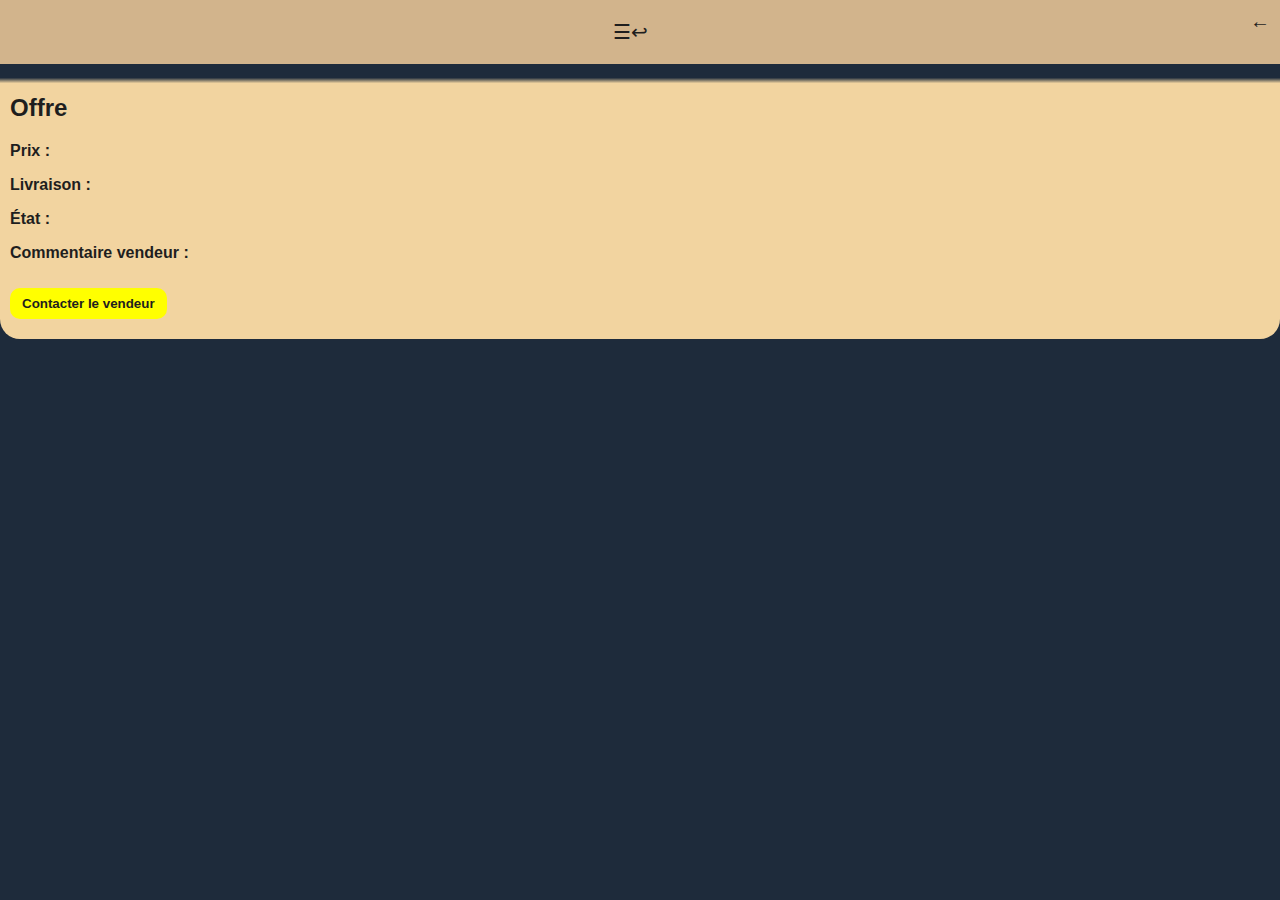
<file: html/offre.html>
<!DOCTYPE html>
<html lang="fr">
<head>
  <meta charset="UTF-8" />
  <meta name="viewport" content="width=device-width, initial-scale=1" />
  <title>Détail de l'offre</title>
  <link rel="stylesheet" href="../style/style.css" />
</head>
<body>
  <div class="header">
    <div class="header">
      <div>
        <ol id="menu">
          <li class="depli">&#9776;
          <ul>
            <li><a href="../html/home.html">Accueil</a></li>
            <li><a href="../html/aide.html">Aide</a></li>
            <li><a href="../html/contact.html">Contact</a></li>
          </ul> </li>
        </ol>
      </div>
    <div class="retour">&#x21A9;</div>
  </div>
    <div class="retour" onclick="history.back()">← </div>
    
  </div>

  <div class="container">
    <h2>Offre</h2>
    <p><strong>Prix :</strong></p>
    <p><strong>Livraison :</strong></p>
    <p><strong>État :</strong></p>
    <p><strong>Commentaire vendeur :</strong><br></p>
    <button class="sell-btn">Contacter le vendeur</button>
  </div>

  <script>
  const data =[ [
    ["TipLouf", "6€", "Livraison", "Très bon état", "Peu utilisé, en bon état, remise possible à Paris 13 ou expédition."],
    ["@seicho", "3€", "Livraison et main propre", "Bon état", "Mange mon livre."],
    ["jadou", "12€", "Main propre uniquement", "Bien", "Je déteste ce livre, je ne dors plus depuis son achat"],
    ["Killalune", "10€ / échange", "Échange ou main propre", "Donnez moi le prochain tome!!!!"]
  ],[["Bertrand", "2€","Livraison", "Bon état", "Peu utilisé mais à beaucoup trainé dans le grenier"],
    ["Oliver", "1€", "Main propre uniquement", "Abimé", "Je l'ai retrouvé, ça m'a rappeler le lycée"]]];
  

  const params = new URLSearchParams(window.location.search);
  const isDynamic = params.get("user") === "dynamic";
  const id = parseInt(params.get("id"));

  function render(offer) {
    document.querySelector("h2").textContent = "Offre de " + offer[0];
    document.querySelectorAll("p")[0].innerHTML = "<strong>Prix :</strong> " + offer[1];
    document.querySelectorAll("p")[1].innerHTML = "<strong>Livraison :</strong> " + offer[2];
    document.querySelectorAll("p")[2].innerHTML = "<strong>État :</strong> " + offer[3];
    document.querySelectorAll("p")[3].innerHTML = "<strong>Commentaire vendeur :</strong><br>" + offer[4];
  }

  if (!isNaN(id)) {
    if (isDynamic) {
      const annonces = JSON.parse(localStorage.getItem("annonces")) || [];
      const dyn = annonces[id];
      if (dyn) {
        render([dyn.user, dyn.prix, dyn.livraison, dyn.etat, dyn.details]);
      } else {
        document.querySelector(".container").innerHTML = "<p>Offre introuvable (annonce dynamique).</p>";
      }
    } else if (id >= 0 && id < data.length) {
      render(data[id]);
    } else {
      document.querySelector(".container").innerHTML = "<p>Offre introuvable.</p>";
    }
  }
</script>

</body>
</html>
</file>
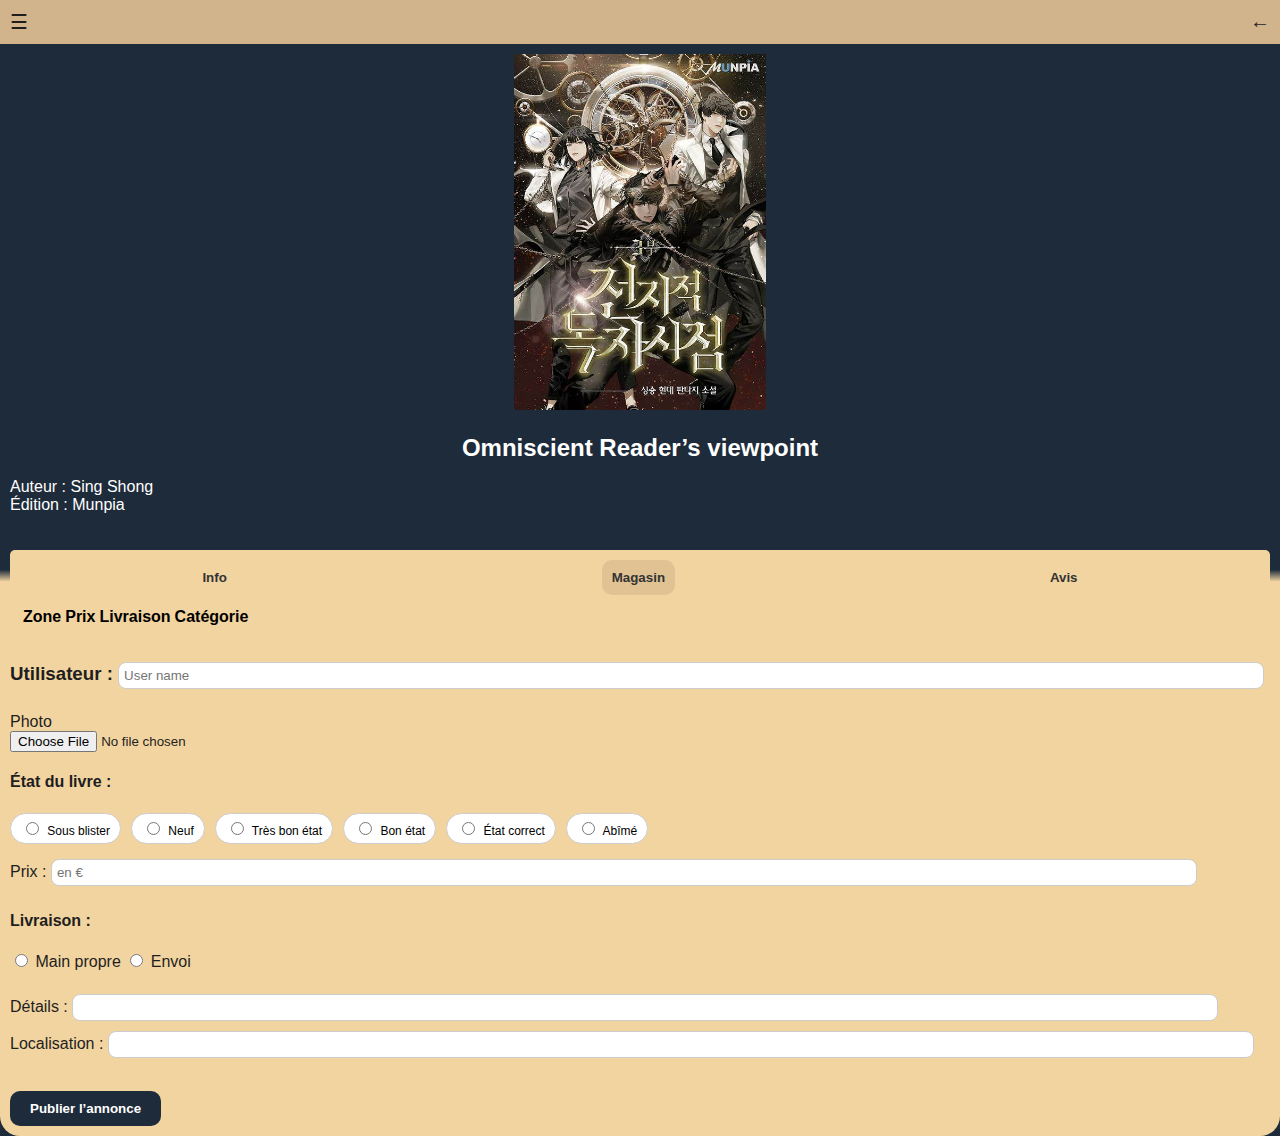
<file: html/vendre.html>
<!DOCTYPE html>
<html lang="fr">
<head>
  <meta charset="UTF-8">
  <meta name="viewport" content="width=device-width, initial-scale=1">
  <title>LeBonLivre - Vendre</title>
  <link rel="stylesheet" href="../style/style.css">
</head>
<body>

<div class="header">
  <div>
    <ol id="menu">
      <li class="depli">&#9776;
      <ul>
        <li><a href="../html/home.html">Accueil</a></li>
        <li><a href="../html/aide.html">Aide</a></li>
        <li><a href="../html/contact.html">Contact</a></li>
      </ul> </li>
    </ol>
  </div>
  <div class="retour" onclick="history.back()">← </div>
</div>

<div class="presentation">
    <img src="../img/OIP.jpeg" class="cover">

  <h2 class="titre-livre">Omniscient Reader’s viewpoint</h2>
  <p>Auteur : Sing Shong<br>Édition : Munpia</p>

</div>
<div class="container" id="sell">
  <div class="onglets">
    <a href="./info.html"><button class="inactive">Info</button></a>
    <a href="./magasin.html"><button class="active">Magasin</button></a>
    <a href="./avis.html"><button class="inactive">Avis</button></a>
  </div>
  <div class="magasin-header">
    <table>
      <tr>
        <th>Zone</th><th>Prix</th><th>Livraison</th><th>Catégorie</th>
      </tr>
    </table>
  </div>

   <h3>Utilisateur : <input type="text" id="user" placeholder="User name"></h3>

  <div class="photo-block">
    <label for="photo">Photo</label><br>
    <input type="file" id="photo" accept="image/*">
  </div>

  <h4>État du livre :</h4>
  <div class="etat-options">
    <label><input type="radio" name="etat" value="Sous blister"> Sous blister</label>
    <label><input type="radio" name="etat" value="Neuf"> Neuf</label>
    <label><input type="radio" name="etat" value="Très bon état"> Très bon état</label>
    <label><input type="radio" name="etat" value="Bon état"> Bon état</label>
    <label><input type="radio" name="etat" value="État correct"> État correct</label>
    <label><input type="radio" name="etat" value="Abîmé"> Abîmé</label>
  </div>
    
    <label>Prix : <input type="text" id="prix" placeholder="en €"></label><br>
    <h4>Livraison :</h4>
    <div class="livraison-options">
        <label><input type="radio" name="livraison" value="Main propre"> Main propre</label>
        <label><input type="radio" name="livraison" value="Envoi"> Envoi</label>
    </div>
    <br>
    <label>Détails : <input type="text" id="details" ></label><br>
    <label>Localisation : <input type="text" id="localisation" ></label><br><br>

  <button onclick="soumettreAnnonce()">Publier l’annonce</button>
</div>

<script>
function soumettreAnnonce() {
  const annonce = {
    user: document.getElementById("user").value || "Anonyme",
    prix: document.getElementById("prix").value,
    livraison: document.querySelector('input[name="livraison"]:checked')?.value || "Non précisé",
    details: document.getElementById("details").value,
    localisation: document.getElementById("localisation").value,
    etat: document.querySelector('input[name="etat"]:checked')?.value || "Non précisé"
  };

  let annonces = JSON.parse(localStorage.getItem("annonces")) || [];
  annonces.push(annonce);
  localStorage.setItem("annonces", JSON.stringify(annonces));
  alert("Annonce publiée !");
  window.location.href = "magasin.html";
}

</script>

</body>
</html>
</file>
<file: style/style.css>
body {
  margin: 0;
  font-family: Arial, sans-serif;
  background-color:#1e2b3b;
  color: #1e1e1e;
}

.header {
  background-color: #d2b48c;
  padding: 10px;
  display: flex;
  justify-content: space-between;
  max-width: 100%;
  margin:auto;
}

#menu, .retour {
  font-size: 20px;
}

#menu{
  display: flex;
  flex-wrap: wrap;
  list-style-type: none;
  justify-content: space-between;
  padding: 0;
  margin: 0;
}

.depli{
  position :relative;
  list-style-type: none;
}

#menu .depli ul{
  display: none;
  position: absolute;
  min-width: 50px;
  z-index: 10;
  list-style-type: none;
}

#menu .depli:hover ul {
    display: block;
    background-color:#d2b48c;
    border: 2px solid;
    padding: 10px;
}



.presentation{
  background:  #1e2b3b;
  padding: 10px;
  max-width: 100%;
  margin: auto;
  border-radius: 0;
  color: white;
}
.container {
  background: linear-gradient(to bottom,  #1e2b3b, #1e2b3b 5%, #f2d4a0 7%);
  padding: 10px;
  max-width: 100%;
  margin: auto;
  border-radius: 0 0 20px 20px;
  color:#1e1e1e;
  margin-bottom: 0;
  max-height: 100%;
}

.accueil {
  background: #1e2b3b;
  max-width: 100%;
  margin: auto;
  padding: 10px;
  color: white;
  font-family: Arial, sans-serif;
  border-radius: 0 0 20px 20px;
  padding-bottom: 40px;
  margin-bottom: 0;
  height:100%;
  overflow-y: auto;
  scrollbar-width: none;
  -ms-overflow-style: none;
}

.accueil::-webkit-scrollbar {
  display: none;
}

.cover {
  width: 20%;
  align-items: center;
  margin-left:40%;
  
}

.titre-livre {
  text-align: center;
  margin-bottom: 0;
}

.onglets {
  background: #f2d4a0;
  display: flex;
  justify-content: space-around;
  margin-top: 0; 
  border-radius: 5px;
  overflow: hidden;
}

.onglets button {
  flex: 1;
  background: none;
  border: none;
  padding: 10px;
  font-weight: bold;
  color: #333;
  cursor: pointer;
}

.onglets .active {
  background: #e1c293;
}

.actions {
  display: flex;
  justify-content: space-between;
  align-items: center;
  background: #f2d4a0;
  padding: 5px 10px;
  margin-top: 10px;
  border-radius: 10px;
}

.icon {
  font-size: 20px;
  background-color: #faefdc;
 padding: 5px;
  border-radius: 100%;
}

.add {
  background: none;
  border: none;
  font-weight: bold;
  cursor: pointer;
  font-weight: bold;
  color:#1e1e1e;
  text-decoration: underline;
}

.resume {
  background: white;
  color: black;
  padding: 10px;
  border-radius: 10px;
  margin-top: 10px;
}

#toggle {
  font-weight: bold;
  color: #007bff;
  cursor: pointer;
}

.tags {
  display: flex;
  flex-wrap: wrap;
  justify-content: center;
  gap: 5px;
  background: #f2d4a0;
  padding: 10px;
  border-radius: 10px;
  margin-top: 10px;
}

.tags span {
  background: white;
  color: black;
  padding: 3px 8px;
  border-radius: 15px;
  font-size: 12px;
}

.reco-section {
  background: #f2d4a0;
  padding: 0 10px 10px 10px;
  border-radius: 10px;
  margin-top: 10px;
  color: black;
}
.reco-section p{
  border-top-style: solid;
  border-width:1px;
  padding-left: 40%;
  text-decoration: underline;
  font-size: small;
}

.reco-row {
  display: flex;
  justify-content: space-evenly;
  gap: 10px;
  margin-top: 5px;
  overflow-x: auto;
  scrollbar-width: none;
}


#recomm {
  width: 100px;
}

.reco-row::-webkit-scrollbar {
  height: 1px;
}



.magasin-header {
  background: #f2d4a0;
  padding: 10px;
  border-radius: 10px;
  color: black;
}

.sell-btn {
  background: yellow;
  color:#1e1e1e;
  border: none;
  padding: 8px 12px;
  border-radius: 10px;
  font-weight: bold;
  cursor: pointer;
  margin: 10px 0;
}

.offres {
  background: #fff7e6;
  border-radius: 10px;
  padding: 10px;
}

.offre {
  background: white;
  padding: 10px;
  border: 1px solid #ccc;
  border-radius: 8px;
  margin-bottom: 10px;
  cursor: pointer;
  transition: 0.2s;
  color: black;
}

.offre:hover {
  background: #f0f0f0;
}

.carousel {
  display: flex;
  overflow-x: auto;
  gap: 10px;
  padding: 10px 0;
}

.carousel::-webkit-scrollbar {
  height: 6px;
}

.review {
  background: white;
  color: black;
  padding: 10px;
  min-width: 200px;
  max-width: 200px;
  border-radius: 10px;
  flex-shrink: 0;
  box-shadow: 0 0 5px rgba(0,0,0,0.1);
}

.commentaire {
  background-color:#faefdc;
  padding: 10px;
  border-radius: 10px;
  margin-top: 10px;
  display: flex;
  flex-direction: column;
  gap: 8px;
  
}

.commentaire textarea {
  resize: none;
  width: 100%;
  height: 60px;
  border-radius: 8px;
  padding: 5px;
  border: 1px solid #ccc;
}

.commentaire button {
  align-self: flex-end;
  background: #1e2b3b;
  color: white;
  border: none;
  padding: 6px 12px;
  border-radius: 5px;
  cursor: pointer;
}

.etat-options {
  display: flex;
  flex-wrap: wrap;
  gap: 10px;
  margin: 10px 0;
}

.etat-options label {
  background: white;
  color: black;
  border: 1px solid #ccc;
  padding: 5px 10px;
  border-radius: 20px;
  font-size: 12px;
  cursor: pointer;
}

.etat-options input {
  margin-right: 5px;
}

input[type="text"] {
  width: 90%;
  padding: 5px;
  margin: 5px 0;
  border-radius: 8px;
  border: 1px solid #ccc;
}

button {
  background: #1e2b3b;
  color: white;
  padding: 10px 20px;
  border-radius: 10px;
  border: none;
  font-weight: bold;
  cursor: pointer;
  margin-top: 10px;
}



.search-bar {
  width: 100%;
  padding: 8px;
  border-radius: 5px;
  border: none;
  margin-bottom: 20px;
}

.selection {
  margin-bottom: 20px;
}

.selection h3 {
  margin-bottom: 5px;
  font-size: 16px;
  color: white;
}

.livres {
  display: flex;
  align-items: center;
  background: #d2b48c;
  padding: 10px;
  border-radius: 5px;
  overflow-x: auto;
  gap: 10px;
}

.livre {
  display: flex;
  flex-direction: column;
  text-align: center;
  text-decoration: none;
  color: black;
}

.bookCov {
  width: 10px;
}


.cover-sim {
  width: 100px;
  height: 140px;
  background: #f9f4ed;
  border: 2px solid black;
  border-radius: 3px;
  display: flex;
  align-items: center;
  justify-content: center;
}
.name{
  max-width: 90px;
  color:#1e1e1e;
  
}
.livre p{
  display: none;
  position: absolute;
  min-width: 50px;
  z-index: 10;
  list-style-type: none;
}

.livre:hover p{
  display: block;
  background-color:#d2b48c;
  border: 2px solid;
  padding: 5px;
  margin-top: 140px;
  width: auto;
  margin-left: 0;
}

.plus {
  margin-left: auto;
  font-weight: bold;
  color: black;
  cursor: pointer;
}

.reco-row img {
  width: 80px;
  height: auto;
  border-radius: 8px;
  margin: 0 5px;
  transition: transform 0.2s;
}

.reco-row img:hover {
  transform: scale(1.05);
}


.contact, .aide {
  color:#f9f4ed;
  margin-left: 20px;
}
</file>
